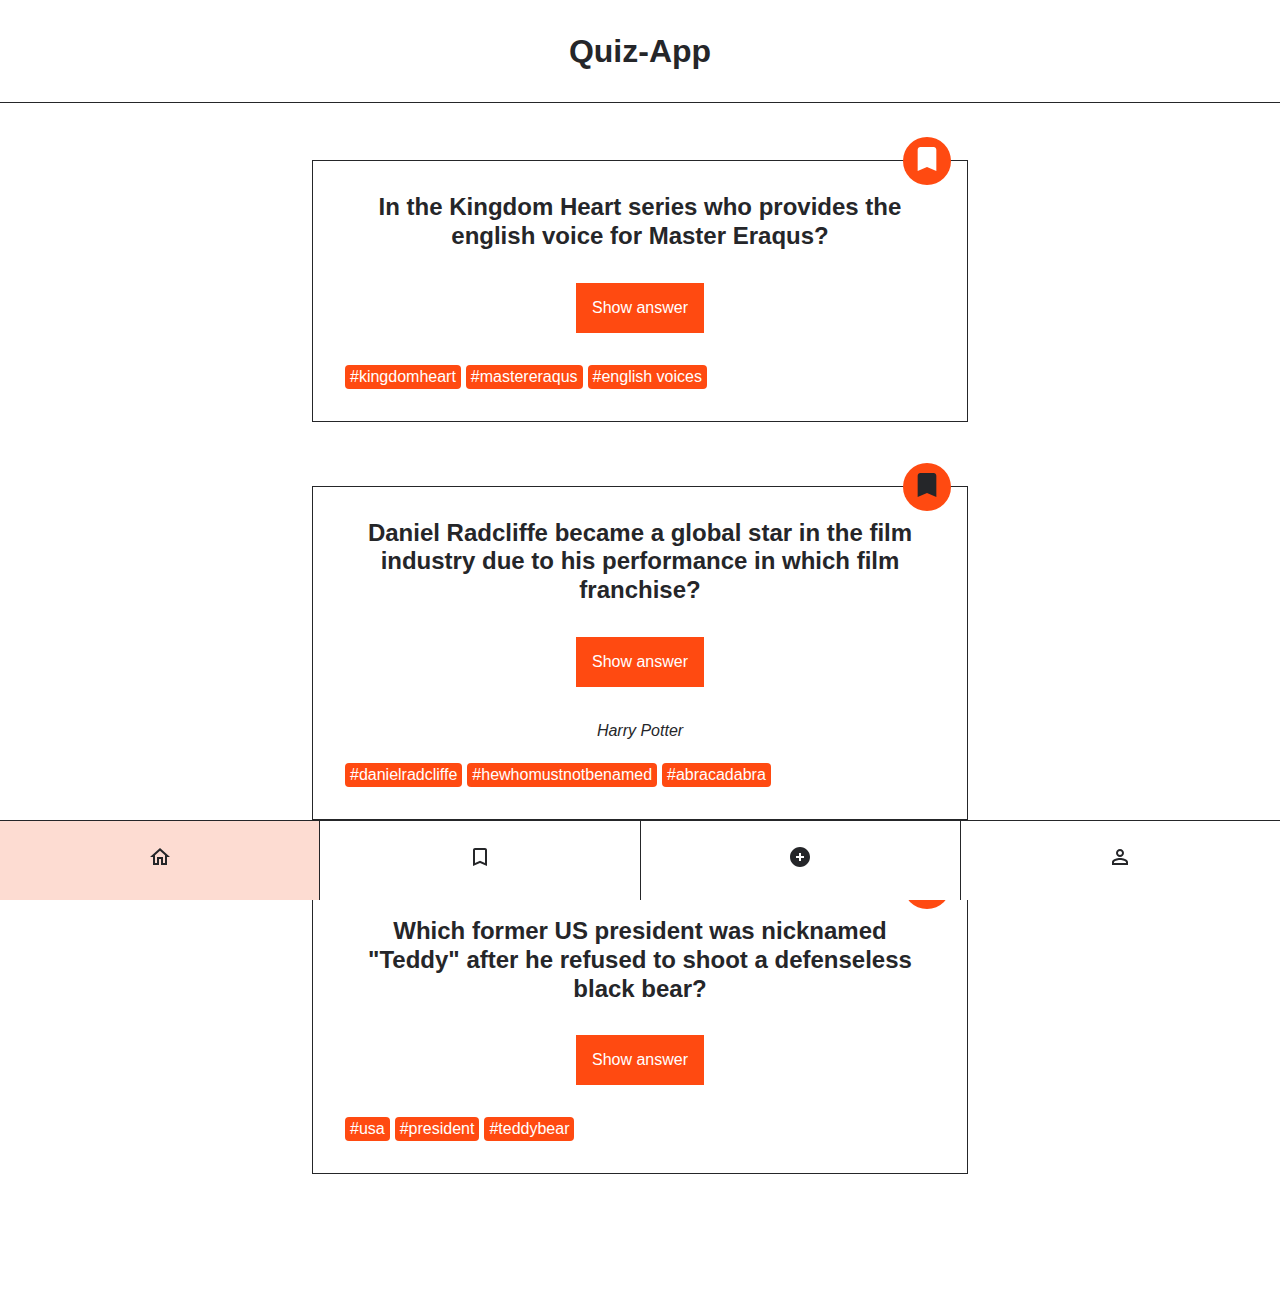
<file: index.html>
<!DOCTYPE html>
<html lang="en">
  <head>
    <meta charset="UTF-8" />
    <meta http-equiv="X-UA-Compatible" content="IE=edge" />
    <meta name="viewport" content="width=device-width, initial-scale=1.0" />
    <title>Quiz-App</title>
    <link rel="stylesheet" href="./styles.css" />
  </head>
  <body>
    <header class="header">
      <h1 class="header__title">Quiz-App</h1>
    </header>
    <main>
      <ul class="card-list">
        <!--
                FIRST CARD
              -->
        <li class="card-list__item">
          <article class="card">
            <h2 class="card__question">
              In the Kingdom Heart series who provides the english voice for
              Master Eraqus?
            </h2>
            <button
              class="card__button-answer"
              type="button"
              data-js="button-answer"
            >
              Show answer
            </button>
            <p data-js="card-answer" class="card__answer">Mark Hamill</p>
            <ul class="card__tag-list">
              <li class="card__tag-list-item">#kingdomheart</li>
              <li class="card__tag-list-item">#mastereraqus</li>
              <li class="card__tag-list-item">#english voices</li>
            </ul>
            <div class="card__button-bookmark">
              <button class="bookmark" aria-label="bookmark" type="button">
                <svg
                  class="bookmark__icon"
                  xmlns="http://www.w3.org/2000/svg"
                  viewbox="0 0 24 24"
                  type="button"
                  data-js="bookmark-icon"
                >
                  <path
                    d="M17 3H7c-1.1 0-2 .9-2 2v16l7-3 7 3V5c0-1.1-.9-2-2-2z"
                  />
                </svg>
              </button>
            </div>
          </article>
        </li>
        <!--
                SECOND CARD
              -->
        <li class="card-list__item">
          <article class="card">
            <h2 class="card__question">
              Daniel Radcliffe became a global star in the film industry due to
              his performance in which film franchise?
            </h2>
            <button class="card__button-answer" type="button">
              Show answer
            </button>
            <p class="card__answer card__answer--active">Harry Potter</p>
            <ul class="card__tag-list">
              <li class="card__tag-list-item">#danielradcliffe</li>
              <li class="card__tag-list-item">#hewhomustnotbenamed</li>
              <li class="card__tag-list-item">#abracadabra</li>
            </ul>
            <div class="card__button-bookmark">
              <button
                class="bookmark bookmark--active"
                aria-label="bookmark"
                type="button"
              >
                <svg
                  class="bookmark__icon"
                  xmlns="http://www.w3.org/2000/svg"
                  viewbox="0 0 24 24"
                >
                  <path
                    d="M17 3H7c-1.1 0-2 .9-2 2v16l7-3 7 3V5c0-1.1-.9-2-2-2z"
                  />
                </svg>
              </button>
            </div>
          </article>
        </li>
        <!--
                THIRD CARD
              -->
        <li class="card-list__item">
          <article class="card">
            <h2 class="card__question">
              Which former US president was nicknamed &quot;Teddy&quot; after he
              refused to shoot a defenseless black bear?
            </h2>
            <button class="card__button-answer" type="button">
              Show answer
            </button>
            <p class="card__answer">Theodore Roosevelt</p>
            <ul class="card__tag-list">
              <li class="card__tag-list-item">#usa</li>
              <li class="card__tag-list-item">#president</li>
              <li class="card__tag-list-item">#teddybear</li>
            </ul>
            <div class="card__button-bookmark">
              <button class="bookmark" aria-label="bookmark" type="button">
                <svg
                  class="bookmark__icon"
                  xmlns="http://www.w3.org/2000/svg"
                  viewbox="0 0 24 24"
                >
                  <path
                    d="M17 3H7c-1.1 0-2 .9-2 2v16l7-3 7 3V5c0-1.1-.9-2-2-2z"
                  />
                </svg>
              </button>
            </div>
          </article>
        </li>
      </ul>
    </main>

    <nav class="navigation">
      <ul class="navigation__list">
        <li class="navigation__list-item navigation__list-item--active">
          <a
            class="navigation__link"
            href="/index.html"
            aria-label="go to home page"
          >
            <svg
              xmlns="http://www.w3.org/2000/svg"
              height="24px"
              viewbox="0 0 24 24"
              width="24px"
            >
              <path
                d="M12 5.69l5 4.5V18h-2v-6H9v6H7v-7.81l5-4.5M12 3L2 12h3v8h6v-6h2v6h6v-8h3L12 3z"
              />
            </svg>
          </a>
        </li>
        <li class="navigation__list-item">
          <a
            class="navigation__link"
            href="/bookmarks.html"
            aria-label="go to bookmarks page"
          >
            <svg
              xmlns="http://www.w3.org/2000/svg"
              height="24px"
              viewbox="0 0 24 24"
              width="24px"
            >
              <path
                d="M17 3H7c-1.1 0-2 .9-2 2v16l7-3 7 3V5c0-1.1-.9-2-2-2zm0 15l-5-2.18L7 18V5h10v13z"
              />
            </svg>
          </a>
        </li>
        <li class="navigation__list-item">
          <a
            class="navigation__link"
            href="/form.html"
            aria-label="go to form page"
          >
            <svg
              xmlns="http://www.w3.org/2000/svg"
              height="24px"
              viewbox="0 0 24 24"
              width="24px"
            >
              <path
                d="M12 2C6.48 2 2 6.48 2 12s4.48 10 10 10 10-4.48 10-10S17.52 2 12 2zm1 14H11v-3H8v-2h3V8h2v3h3v2h-3v3z"
              />
              />
            </svg>
          </a>
        </li>
        <li class="navigation__list-item">
          <a
            class="navigation__link"
            href="/profile.html"
            aria-label="go to profile page"
          >
            <svg
              xmlns="http://www.w3.org/2000/svg"
              height="24px"
              viewbox="0 0 24 24"
              width="24px"
            >
              <path
                d="M12 6c1.1 0 2 .9 2 2s-.9 2-2 2-2-.9-2-2 .9-2 2-2m0 9c2.7 0 5.8 1.29 6 2v1H6v-.99c.2-.72 3.3-2.01 6-2.01m0-11C9.79 4 8 5.79 8 8s1.79 4 4 4 4-1.79 4-4-1.79-4-4-4zm0 9c-2.67 0-8 1.34-8 4v3h16v-3c0-2.66-5.33-4-8-4z"
              />
            </svg>
          </a>
        </li>
      </ul>
    </nav>
    <script src="index.js"></script>
  </body>
</html>
</file>
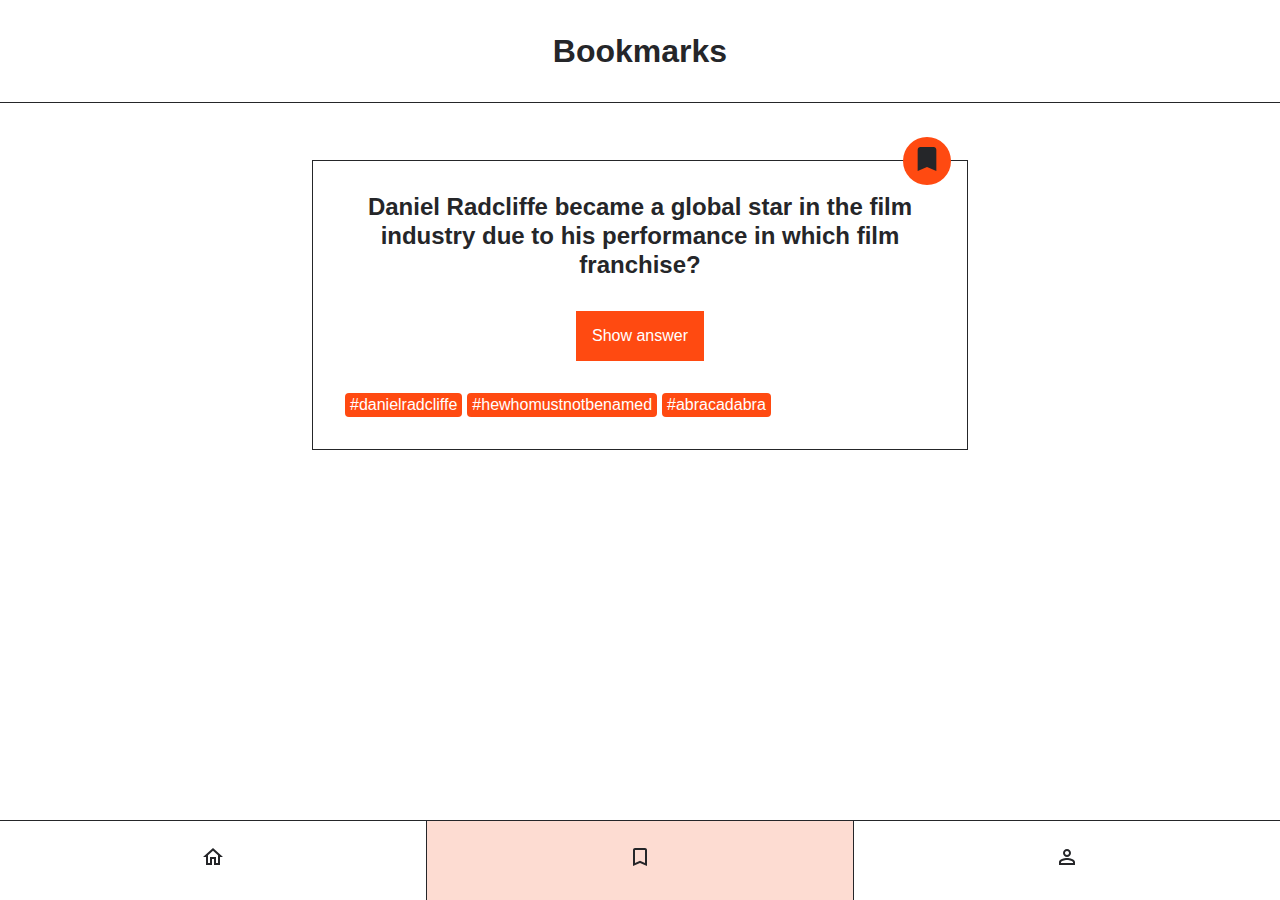
<file: bookmarks.html>
<!DOCTYPE html>
<html lang="en">
  <head>
    <meta charset="UTF-8" />
    <meta http-equiv="X-UA-Compatible" content="IE=edge" />
    <meta name="viewport" content="width=device-width, initial-scale=1.0" />
    <title>Quiz-App</title>
    <link rel="stylesheet" href="./styles.css" />
  </head>
  <body>
    <header class="header">
      <h1 class="header__title">Bookmarks</h1>
    </header>
    <main>
      <ul class="card-list">
        <li class="card-list__item">
          <article class="card">
            <h2 class="card__question">
              Daniel Radcliffe became a global star in the film industry due to
              his performance in which film franchise?
            </h2>
            <button class="card__button-answer" type="button">
              Show answer
            </button>
            <p class="card__answer">Harry Potter</p>
            <ul class="card__tag-list">
              <li class="card__tag-list-item">#danielradcliffe</li>
              <li class="card__tag-list-item">#hewhomustnotbenamed</li>
              <li class="card__tag-list-item">#abracadabra</li>
            </ul>
            <div class="card__button-bookmark">
              <button
                class="bookmark bookmark--active"
                aria-label="bookmark"
                type="button"
              >
                <svg
                  class="bookmark__icon"
                  xmlns="http://www.w3.org/2000/svg"
                  viewbox="0 0 24 24"
                >
                  <path
                    d="M17 3H7c-1.1 0-2 .9-2 2v16l7-3 7 3V5c0-1.1-.9-2-2-2z"
                  />
                </svg>
              </button>
            </div>
          </article>
        </li>
      </ul>
    </main>

    <nav class="navigation">
      <ul class="navigation__list">
        <li class="navigation__list-item">
          <a
            class="navigation__link"
            href="/index.html"
            aria-label="go to home page"
          >
            <svg
              xmlns="http://www.w3.org/2000/svg"
              height="24px"
              viewbox="0 0 24 24"
              width="24px"
            >
              <path
                d="M12 5.69l5 4.5V18h-2v-6H9v6H7v-7.81l5-4.5M12 3L2 12h3v8h6v-6h2v6h6v-8h3L12 3z"
              />
            </svg>
          </a>
        </li>
        <li class="navigation__list-item navigation__list-item--active">
          <a
            class="navigation__link"
            href="/bookmarks.html"
            aria-label="go to bookmarks page"
          >
            <svg
              xmlns="http://www.w3.org/2000/svg"
              height="24px"
              viewbox="0 0 24 24"
              width="24px"
            >
              <path
                d="M17 3H7c-1.1 0-2 .9-2 2v16l7-3 7 3V5c0-1.1-.9-2-2-2zm0 15l-5-2.18L7 18V5h10v13z"
              />
            </svg>
          </a>
        </li>
        <li class="navigation__list-item">
          <a
            class="navigation__link"
            href="/profile.html"
            aria-label="go to profile page"
          >
            <svg
              xmlns="http://www.w3.org/2000/svg"
              height="24px"
              viewbox="0 0 24 24"
              width="24px"
            >
              <path
                d="M12 6c1.1 0 2 .9 2 2s-.9 2-2 2-2-.9-2-2 .9-2 2-2m0 9c2.7 0 5.8 1.29 6 2v1H6v-.99c.2-.72 3.3-2.01 6-2.01m0-11C9.79 4 8 5.79 8 8s1.79 4 4 4 4-1.79 4-4-1.79-4-4-4zm0 9c-2.67 0-8 1.34-8 4v3h16v-3c0-2.66-5.33-4-8-4z"
              />
            </svg>
          </a>
        </li>
      </ul>
    </nav>
  </body>
</html>
</file>
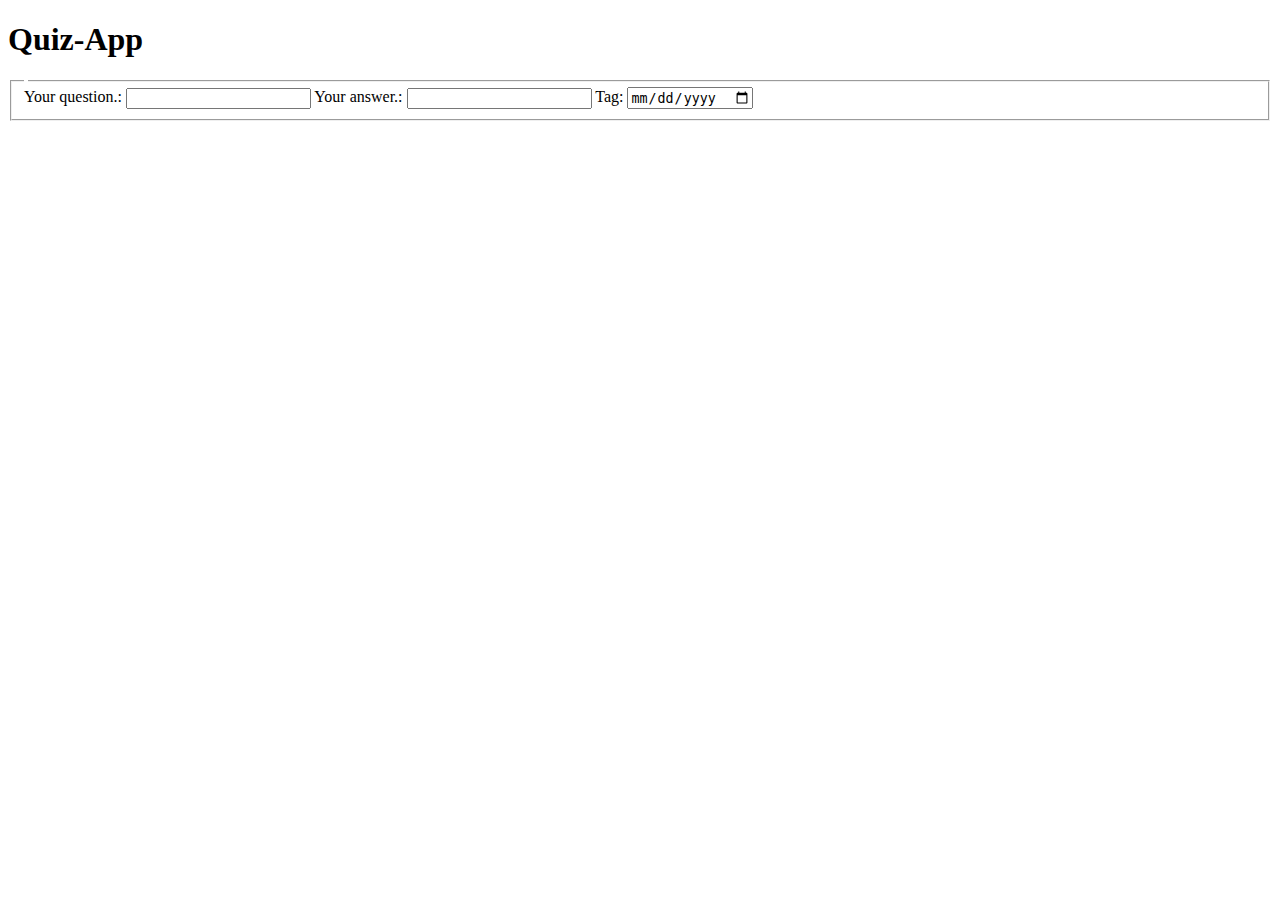
<file: form.html>
<!DOCTYPE html>
<html lang="en">
  <head>
    <meta charset="UTF-8" />
    <meta name="viewport" content="width=device-width, initial-scale=1.0" />
    <title>Document</title>
  </head>
  <body>
    <h1 class="header__title">Quiz-App</h1>
    <fieldset aria-describedby="description1">
      <legend></legend>
      <label for="your-question">Your question.:</label>
      <input type="text" name="your-question" id="your-question" />
      <label for="your-answer">Your answer.:</label>
      <input type="text" name="your-answer" id="your-answer" />
      <label for="tag">Tag:</label>
      <input type="date" name="tag" id="tag" />
    </fieldset>
  </body>
</html>
</file>
<file: styles.css>
@import "./global.css";

@import "./components/bookmark/bookmark.css";
@import "./components/card-list/card-list.css";
@import "./components/card/card.css";
@import "./components/header/header.css";
@import "./components/navigation/navigation.css";
@import "./components/profile/profile.css";
@import "./components/counter-list/counter-list.css";
</file>
